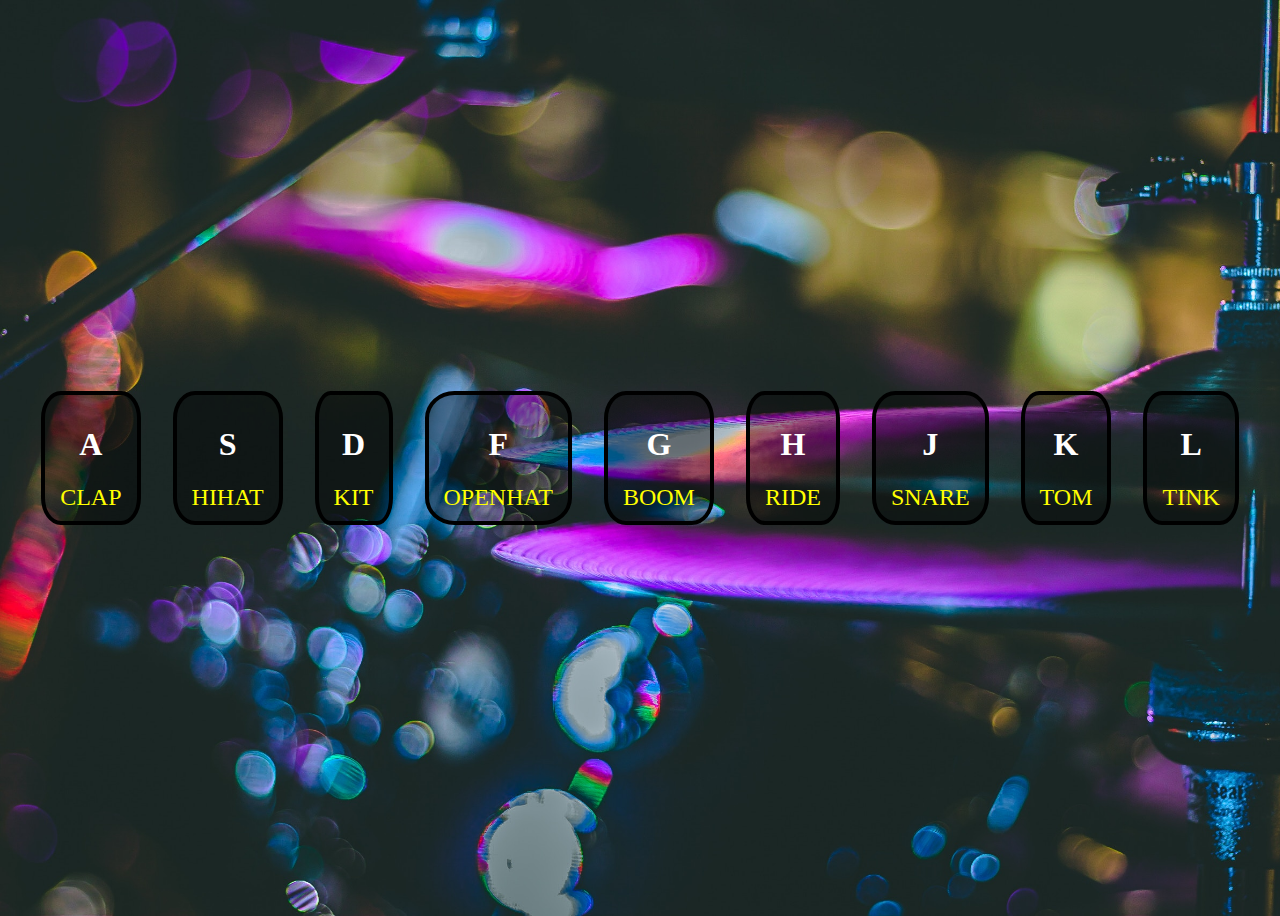
<file: 01_drumkit( đánh trống)/index.htm>
<!DOCTYPE html>
<html lang="en">

<head>
    <meta charset="UTF-8">
    <meta http-equiv="X-UA-Compatible" content="IE=edge">
    <meta name="viewport" content="width=device-width, initial-scale=1.0">
    <link rel="stylesheet" href="index.css">

    <title>Document</title>
</head>

<body>
    <div class="keys">
        <div class="key">
            <h1>A</h1>
            <span data-key="65" class="sould">CLAP</span>
        </div>

        <div class="key">
            <h1>S</h1>
            <span data-key="83" class="sould">HIHAT</span>
        </div>

        <div class="key">
            <h1>D</h1>
            <span data-key="68" class="sould">KIT</span>
        </div>

        <div class="key">
            <h1>F</h1>
            <span data-key="70" class="sould">OPENHAT</span>

        </div>

        <div class="key">
            <h1>G</h1>
            <span data-key="71" class="sould">BOOM</span>
        </div>

        <div class="key">
            <h1>H</h1>
            <span data-key="72" class="sould">RIDE</span>
        </div>

        <div class="key">
            <h1>J</h1>
            <span data-key="74" class="sould">SNARE</span>
        </div>
        <div class="key">
            <h1>K</h1>
            <span data-key="75" class="sould">TOM</span>
        </div>

        <div class="key">
            <h1>L</h1>
            <span data-key="76" class="sould">TINK</span>
        </div>
    </div>
        <audio data-key="65" src="sounds/clap.wav"></audio>
        <audio data-key="83" src="sounds/hihat.wav"></audio>
        <audio data-key="68" src="sounds/kick.wav"></audio>
        <audio data-key="70" src="sounds/openhat.wav"></audio>
        <audio data-key="71" src="sounds/boom.wav"></audio>
        <audio data-key="72" src="sounds/ride.wav"></audio>
        <audio data-key="74" src="sounds/snare.wav"></audio>
        <audio data-key="75" src="sounds/tom.wav"></audio>
        <audio data-key="76" src="sounds/tom.wav"></audio>
    </body>
    <script src="index.js"></script>
    
</html>
</file>
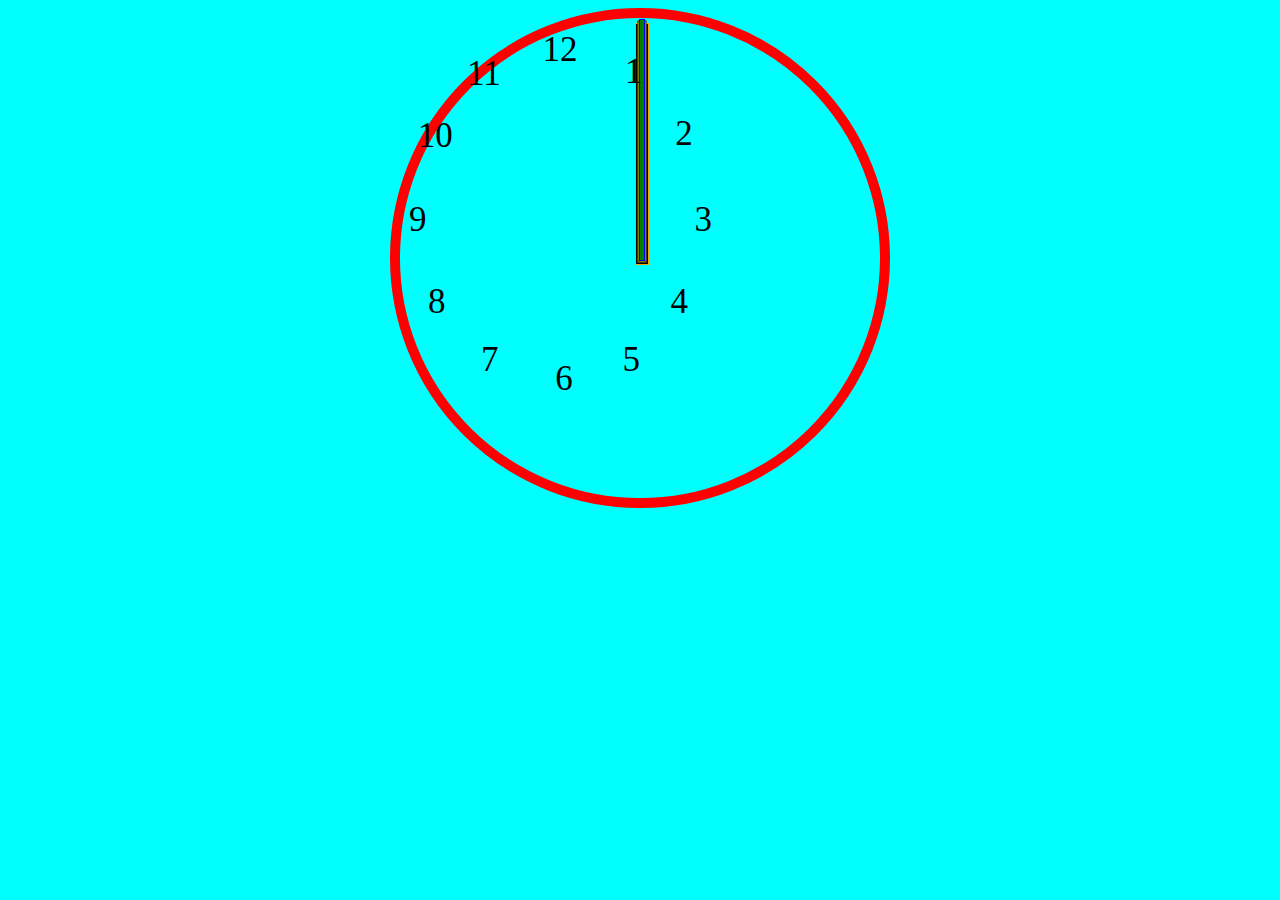
<file: 02_clock/index.html>
<!DOCTYPE html>
<html lang="en">
<head>
    <meta charset="UTF-8">
    <meta name="viewport" content="width=device-width, initial-scale=1.0">
    <link rel="stylesheet" href="style.css">
    <title>aaaaaaaaaaaaaaaaaaaa</title>
</head>
<body>
    <!-- div.clock>div.clock-face>div.hour-hand+div.min-hand+div.sec-hand -->
    <div class="clock">
        <div class="clock-face">
            <div class="hand hour-hand"></div>
            <div class="hand min-hand"></div>
            <div class="hand sec-hand"></div>
            <div class="number">
                <div class="one">1</div>
                <div class="two">2</div>
                <div class="three">3</div>
                <div class="four">4</div>
                <div class="five">5</div>
                <div class="six">6</div>
                <div class="seven">7</div>
                <div class="night">8</div>
                <div class="nine">9</div>
                <div class="ten">10</div>
                <div class="eleven">11</div>
                <div class="twelve">12</div>
            </div> 
        </div>
    </div> 
<script src="a.js"></script>
</body>

</html>
</file>
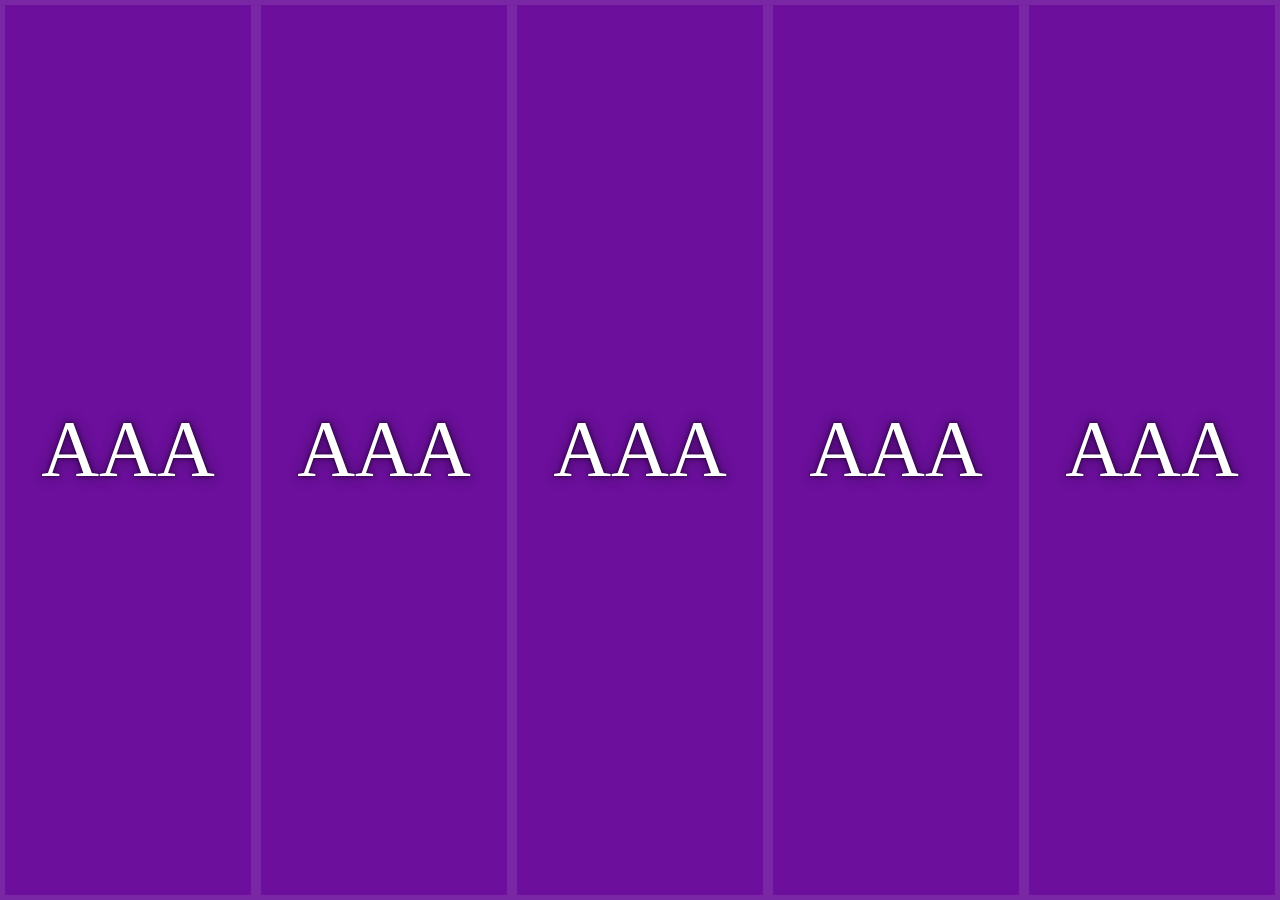
<file: 04/a.html>
<!DOCTYPE html>
<html lang="en">

<head>
    <meta charset="UTF-8">
    <meta name="viewport" content="width=device-width, initial-scale=1.0">
    <title>Document</title>
</head>
<!-- <body>        <img src="https://c.tenor.com/A46HlGnstykAAAAM/doge-dancing-like-a-king.gif" alt="" width="100%" height="900px" > -->
<div class="panels">


    <div class="panel panel1">
        <p>a</p>
        <p>aaa</p>
        <p>a</p>
    </div>

    <div class="panel panel2">
        <p>a</p>
        <p>aaa</p>
        <p>a</p>
    </div>

    <div class="panel panel3">
        <p>a</p>
        <p>aaa</p>
        <p>a</p>
    </div>

    <div class="panel panel4">
        <p>a</p>
        <p>aaa</p>
        <p>a</p>
    </div>

    <div class="panel panel5">
        <p>a</p>
        <p>aaa</p>
        <p>a</p>
    </div>

 
</div>


















<style>
 html {
  box-sizing: border-box;
  background:#ffc600;
  font-family:'helvetica neue';
  font-size: 20px;
  font-weight: 200;
}
body {
  margin: 0;
}
*, *:before, *:after {
  box-sizing: inherit;
}
.panels {
  min-height:100vh;
  overflow: hidden;
  display: flex;
}
.panel {
  background:#6B0F9C;
  box-shadow:inset 0 0 0 5px rgba(255,255,255,0.1);
  color:white;
  text-align: center;
  align-items:center;
  /* Safari transitionend event.propertyName === flex */
  /* Chrome + FF transitionend event.propertyName === flex-grow */
  transition:
    font-size 0.7s cubic-bezier(0.61,-0.19, 0.7,-0.11),
    flex 0.7s cubic-bezier(0.61,-0.19, 0.7,-0.11),
    background 0.2s;
  font-size: 20px;
  background-size:cover;
  background-position:center;
  flex: 1; /*  distribuisce eguamente lo spazio - importante!!!! */
  justify-content: center;
  align-items:center;
  display: flex;
  flex-direction: column;
}
panel1{
        background-image:url(https://media.tenor.com/images/04f38469db1a45a52e3c9a79435b7515/tenor.gif);
    }
    .panel2{
    background-image:url(https://media1.tenor.com/images/a315e5409dea3e89d9e0dd9f362b0267/tenor.gif?itemid=9866161);
    }
    
    .panel3{
        background-image:url(https://media.giphy.com/media/XIqCQx02E1U9W/giphy.gif);
    }
    .panel4{
    background-image:url(https://media.tenor.com/images/dc2d6a2fb72c70f3c98327f79fb96bcf/tenor.gif);
    }
    .panel5{
        background-image:url(https://media.phapluatplus.vn/resize/600x315/files/dinhquyet/2019/04/05/vua-lai-xe-vua-tha-tay-mua-quat-2-thanh-nien-nhan-cai-ket-dang-hinh-6-0701.gif);
    }

/* Flex items */

.panel > * {
  margin:0;
  width: 100%;
  transition:transform 0.5s;

  flex: 1 0 auto;
  display: flex;
  justify-content: center;
  align-items: center;
}

.panel > *:first-child {transform: translateY(-100%);}
.panel.open-active > *:first-child {transform: translateY(0);}
.panel > *:last-child {transform: translateY(100%);}
.panel.open-active > *:last-child {transform: translateY(0);}

.panel p {
  text-transform: uppercase;
  font-family: 'Amatic SC', cursive;
  text-shadow:0 0 4px rgba(0, 0, 0, 0.72), 0 0 14px rgba(0, 0, 0, 0.45);
  font-size: 2em;
}
.panel p:nth-child(2) {
  font-size: 4em;
}
.panel.open {
  flex: 5;
  font-size:40px;
}


</style>




<script>
const panels =document.querySelectorAll('.panel')

function toggleOpen() {
    console.log('aaa')
    this.classList.toggle("open");
}


for(let i=0;i< panels.length;i++){
    panels[i].addEventListener('click',toggleOpen)
}



</script>
</body>

</html>
</file>
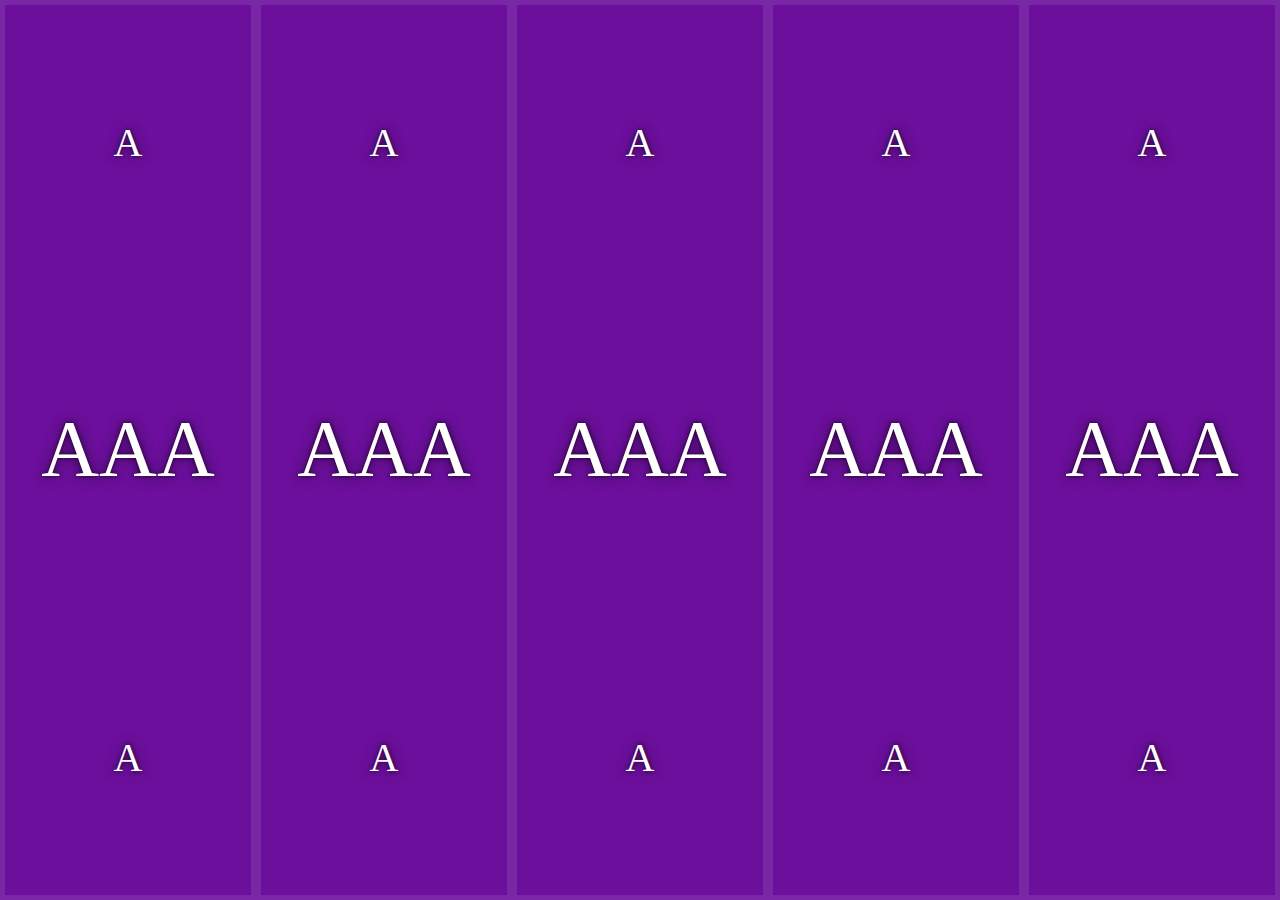
<file: 05_flexgallery/a.html>
<!DOCTYPE html>
<html lang="en">

<head>
    <meta charset="UTF-8">
    <meta name="viewport" content="width=device-width, initial-scale=1.0">
    <title>Document</title>
</head>
<!-- <body>        <img src="https://c.tenor.com/A46HlGnstykAAAAM/doge-dancing-like-a-king.gif" alt="" width="100%" height="900px" > -->
<div class="panels">


    <div class="panel panel1">
        <p>a</p>
        <p>aaa</p>
        <p>a</p>
    </div>

    <div class="panel panel2">
        <p>a</p>
        <p>aaa</p>
        <p>a</p>
    </div>

    <div class="panel panel3">
        <p>a</p>
        <p>aaa</p>
        <p>a</p>
    </div>

    <div class="panel panel4">
        <p>a</p>
        <p>aaa</p>
        <p>a</p>
    </div>

    <div class="panel panel5">
        <p>a</p>
        <p>aaa</p>
        <p>a</p>
    </div>

 
</div>


















<style>
 html {
  box-sizing: border-box;
  background:#ffc600;
  font-family:'helvetica neue';
  font-size: 20px;
  font-weight: 200;
}
body {
  margin: 0;
}
*, *:before, *:after {
  box-sizing: inherit;
}
.panels {
  min-height:100vh;
  overflow: hidden;
  display: flex;
}
.panel {
  background:#6B0F9C;
  box-shadow:inset 0 0 0 5px rgba(255,255,255,0.1);
  color:white;
  text-align: center;
  align-items:center;
  /* Safari transitionend event.propertyName === flex */
  /* Chrome + FF transitionend event.propertyName === flex-grow */
  transition:
    font-size 15.7s cubic-bezier(0.61,-0.19, 0.7,-0.11),
    flex 15.7s cubic-bezier(0.61,-0.19, 0.7,-0.11),
    background 0.2s;
  font-size: 20px;
  background-size:cover;
  background-position:center;
  flex: 1; /*  distribuisce eguamente lo spazio - importante!!!! */
  justify-content: center;
  align-items:center;
  display: flex;
  flex-direction: column;
}
.panel1{
        background-image:url(https://media.tenor.com/images/04f38469db1a45a52e3c9a79435b7515/tenor.gif);
    }
    .panel2{
    background-image:url(https://media1.tenor.com/images/a315e5409dea3e89d9e0dd9f362b0267/tenor.gif?itemid=9866161);
    }
    
    .panel3{
        background-image:url(https://media.giphy.com/media/XIqCQx02E1U9W/giphy.gif);
    }
    .panel4{
    background-image:url(https://media.tenor.com/images/dc2d6a2fb72c70f3c98327f79fb96bcf/tenor.gif);
    }
    .panel5{
        background-image:url(https://media.phapluatplus.vn/resize/600x315/files/dinhquyet/2019/04/05/vua-lai-xe-vua-tha-tay-mua-quat-2-thanh-nien-nhan-cai-ket-dang-hinh-6-0701.gif);
    }

/* Flex items */

.panel > * {
  margin:0;
  width: 100%;
  transition:transform 0.5s;

  flex: 1 0 auto;
  display: flex;
  justify-content: center;
  align-items: center;
}

/* .panel > *:first-child {transform: translateY(-100%);}
.panel.open-active > *:first-child {transform: translateY(0);}
.panel > *:last-child {transform: translateY(100%);}
.panel.open-active > *:last-child {transform: translateY(0);}  */

.panel p {
  text-transform: uppercase;
  font-family: 'Amatic SC', cursive;
  text-shadow:0 0 4px rgba(0, 0, 0, 0.72), 0 0 14px rgba(0, 0, 0, 0.45);
  font-size: 2em;
}
.panel p:nth-child(2) {
  font-size: 4rem;
}

.panel.open {
  flex: 5;
  font-size:999999999999999999999999px;
}


</style>




<script>
const panels =document.querySelectorAll('.panel')

function toggleOpen() {
    console.log('aaa')
    this.classList.toggle("open");
}


for(let i=0;i< panels.length;i++){
    panels[i].addEventListener('click',toggleOpen)
}



</script>
</body>

</html>
</file>
<file: 01_drumkit( đánh trống)/index.css>
.keys {
    display: flex;
    justify-content: space-around;

}

.key {
    padding: 10px 15px 10px 15px;
    color: white;
    text-align: center;
    border: 4px solid black;
    border-radius: 20%;
    margin: 1rem;
    background: rgba(0,0,0,0.4);

}

body {
    background-image: url(img/hinh1.jpg);
    background-size: cover;
    display: flex;
    justify-content:center ;
    align-items: center;
    min-height: 100vh;
}

.sould {
    color: yellow;
    font-size:1.5rem ;

}
.playing{transform:scale(1.3); 
    border-color: red;
}
</file>
<file: 02_clock/style.css>
body{
  
  display: flex;
  justify-content: center;
  background-color: aqua;
}





.clock {
    width: 30rem;
    height: 30rem;
    border: 10px solid red;
    border-radius: 100%;
    position: relative;

}

.clock-face{
    position: absolute;
    width: 100%;
    height: 100%;
     /* border-radius: 50%;
    background-color: darkkhaki;  */
}

.hand {
    background-color: red;
    width: 50%;
    height: 5px;
    position: absolute;
    top: 50%;
    transform-origin: 100%;
    transform: rotate(90deg);
}
/* táº¡o kim h */
.hour-hand {
    background-color: black;
    height: 12px;
    /* width: 150px;
    margin-left: 90px; */
    border: 1px solid orange;
}

.min-hand {
    background-color: yellow;
    height: 7px;
    /* width: 180px;
    margin-left: 60px; */
    border: 1px solid black;
}

.sec-hand {
    background-color: green;
    height: 4px;
    /* width: 200px;
    margin-left: 40px; */
    border: 1px solid blue;
}
.number{
    font-size: 35px;


}
 .twelve{
    position: absolute;
    right: 63%;
    top: 2.5%;
  }

  .six{
    position: absolute;
    right: 64%;
    top: 71%;
  }

  .three{
    position: absolute;
    right: 35%;
    top: 38%;
  }

  .nine{
    position: absolute;
    right: 94.5%;
    top: 38%;
  }

  .two{
    position: absolute;
    right: 39%;
    top: 20%;
  }

  .one{
    position: absolute;
    right: 49.5%;
    top: 7%;
  }

  .four{
    position: absolute;
    right: 40%;
    top: 55%;
  }

  .five{
    position: absolute;
    right: 50%;
    top: 67%;
  }

  .seven{
    position: absolute;
    right: 79.5%;
    top: 67%;
  }

  .night{
    position: absolute;
    right: 90.5%;
    top: 55%;
  }

  .ten{
    position: absolute;
    right: 89%;
    top: 20.5%;
  }
  .eleven{
    position: absolute;
    right: 79%;
    top: 7.5%;
  }
</file>
